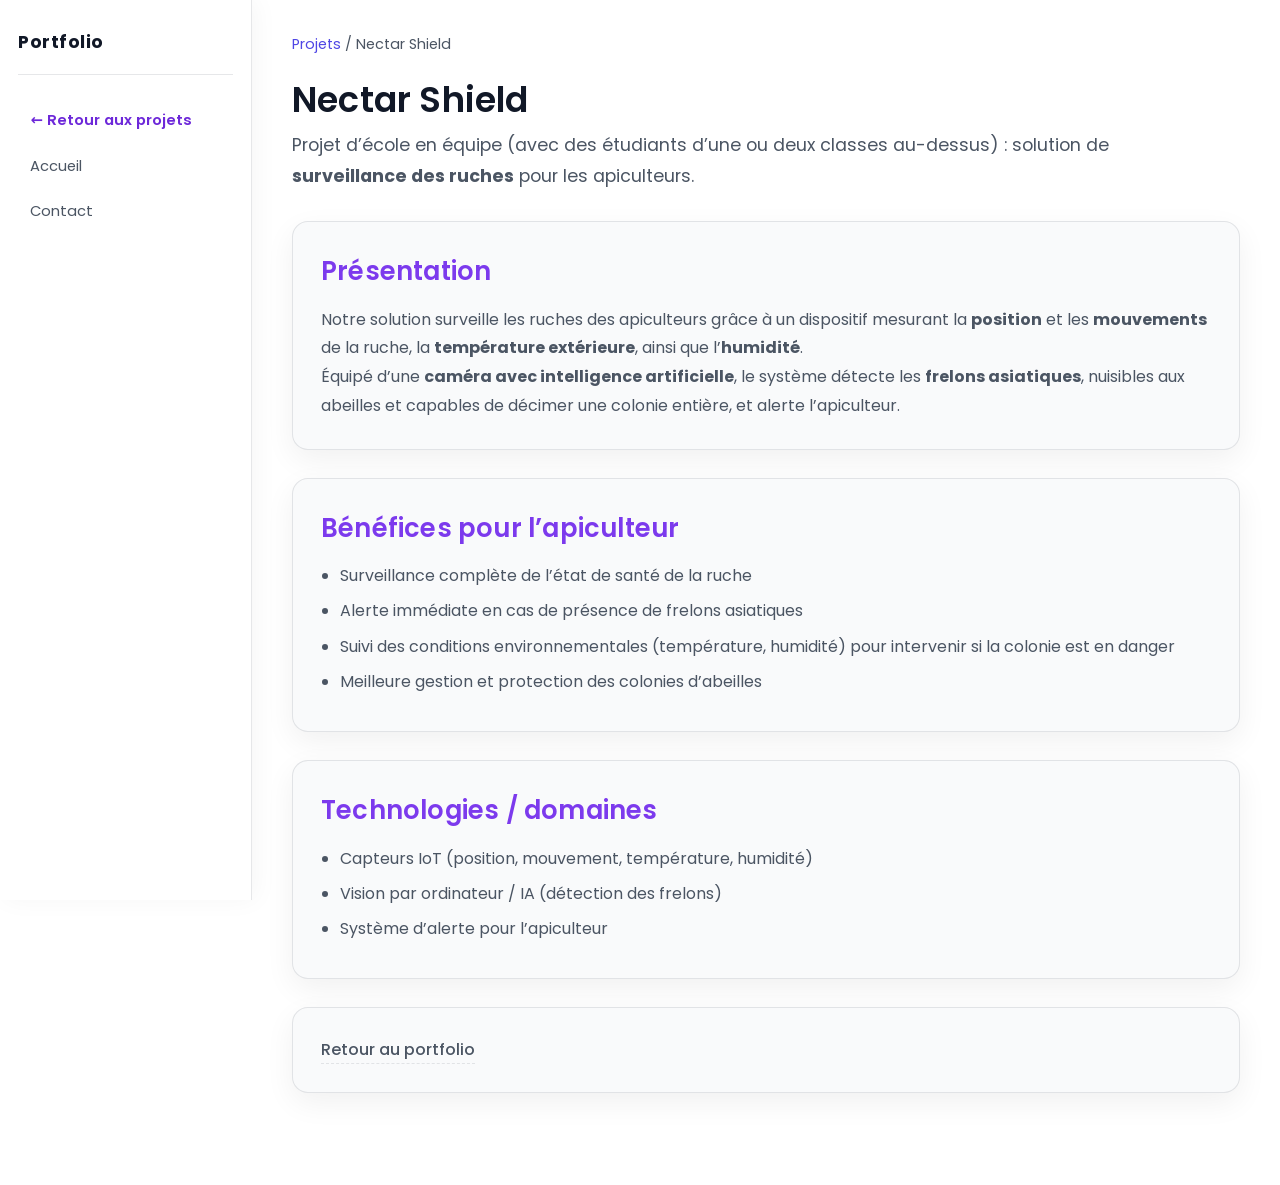
<file: projet-nectar-shield.html>
<!DOCTYPE html>
<html lang="fr">
<head>
    <meta charset="UTF-8">
    <meta name="viewport" content="width=device-width, initial-scale=1.0">
    <title>Nectar Shield — Projet | Régis Barrattier</title>
    <meta name="description" content="Nectar Shield — surveillance des ruches, capteurs IoT et IA pour apiculteurs.">
    <link rel="preconnect" href="https://fonts.googleapis.com">
    <link rel="preconnect" href="https://fonts.gstatic.com" crossorigin>
    <link href="https://fonts.googleapis.com/css2?family=Poppins:wght@300;400;500;600;700&display=swap" rel="stylesheet">
    <link rel="stylesheet" href="style.css">
</head>
<body>
    <button type="button" class="nav-toggle" aria-label="Ouvrir le menu" aria-expanded="false" aria-controls="sidebar-nav">
        <span class="nav-toggle-bar"></span>
        <span class="nav-toggle-bar"></span>
        <span class="nav-toggle-bar"></span>
    </button>
    <div class="sidebar-backdrop" hidden></div>
    <nav class="sidebar" id="sidebar-nav" aria-label="Navigation">
        <a href="index.html" class="logo logo-link">Portfolio</a>
        <ul class="nav-links">
            <li><a href="index.html#projects" class="nav-back">← Retour aux projets</a></li>
            <li><a href="index.html">Accueil</a></li>
            <li><a href="index.html#contact">Contact</a></li>
        </ul>
    </nav>
    <main>
        <article class="tab-content project-detail">
            <header class="project-detail-header">
                <p class="project-detail-breadcrumb"><a href="index.html#projects">Projets</a> / Nectar Shield</p>
                <h1>Nectar Shield</h1>
                <p class="project-detail-lead">Projet d’école en équipe (avec des étudiants d’une ou deux classes au-dessus) : solution de <strong>surveillance des ruches</strong> pour les apiculteurs.</p>
            </header>
            <section class="tab-pane project-detail-section">
                <h2>Présentation</h2>
                <p>Notre solution surveille les ruches des apiculteurs grâce à un dispositif mesurant la <strong>position</strong> et les <strong>mouvements</strong> de la ruche, la <strong>température extérieure</strong>, ainsi que l’<strong>humidité</strong>.</p>
                <p>Équipé d’une <strong>caméra avec intelligence artificielle</strong>, le système détecte les <strong>frelons asiatiques</strong>, nuisibles aux abeilles et capables de décimer une colonie entière, et alerte l’apiculteur.</p>
            </section>
            <section class="tab-pane project-detail-section">
                <h2>Bénéfices pour l’apiculteur</h2>
                <ul class="project-detail-list">
                    <li>Surveillance complète de l’état de santé de la ruche</li>
                    <li>Alerte immédiate en cas de présence de frelons asiatiques</li>
                    <li>Suivi des conditions environnementales (température, humidité) pour intervenir si la colonie est en danger</li>
                    <li>Meilleure gestion et protection des colonies d’abeilles</li>
                </ul>
            </section>
            <section class="tab-pane project-detail-section">
                <h2>Technologies / domaines</h2>
                <ul class="project-detail-list">
                    <li>Capteurs IoT (position, mouvement, température, humidité)</li>
                    <li>Vision par ordinateur / IA (détection des frelons)</li>
                    <li>Système d’alerte pour l’apiculteur</li>
                </ul>
            </section>
            <section class="tab-pane project-detail-section project-detail-actions">
                <a href="index.html#projects" class="project-detail-back-link">Retour au portfolio</a>
            </section>
        </article>
    </main>
    <script src="script.js" defer></script>
</body>
</html>
</file>
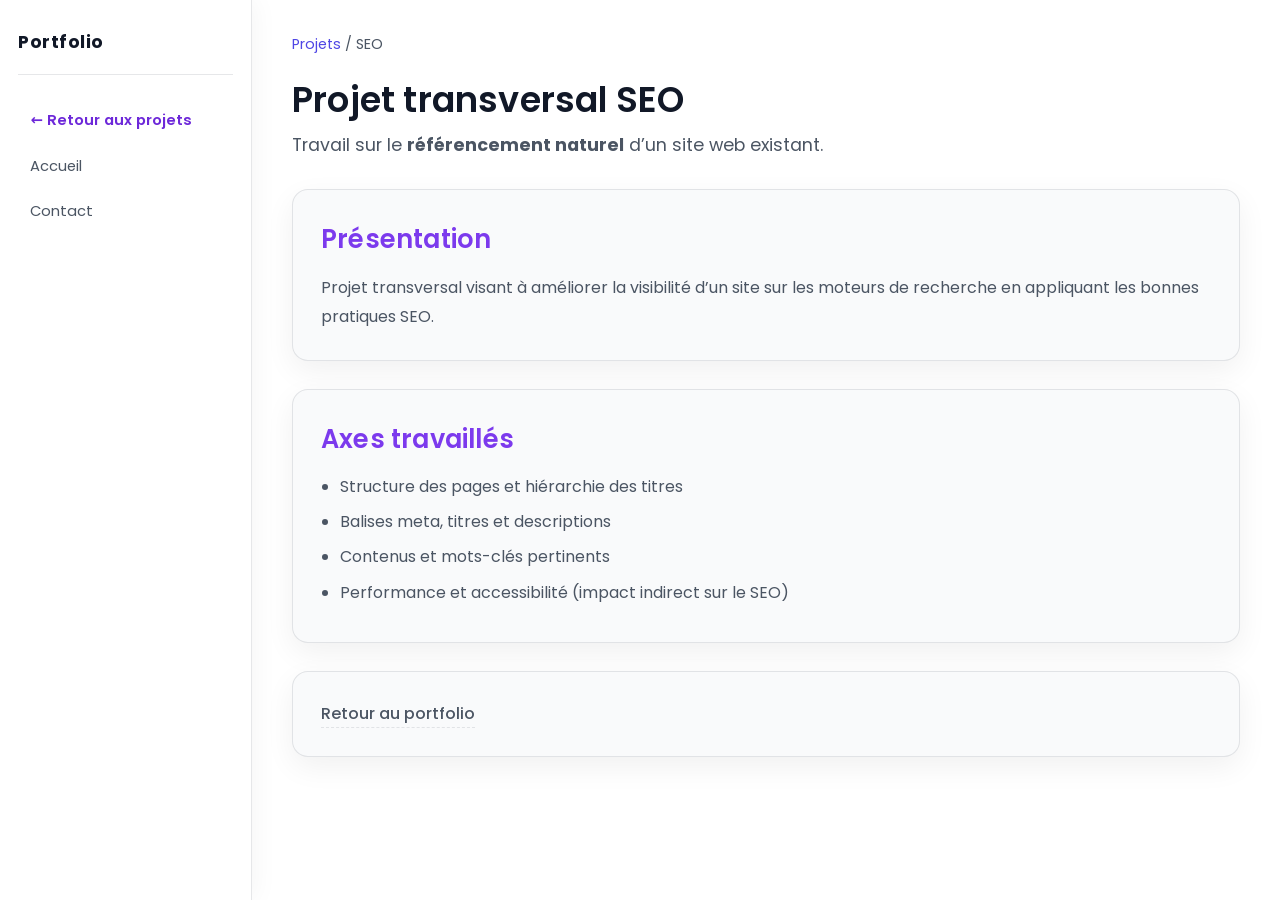
<file: projet-seo.html>
<!DOCTYPE html>
<html lang="fr">
<head>
    <meta charset="UTF-8">
    <meta name="viewport" content="width=device-width, initial-scale=1.0">
    <title>Projet SEO — Projet | Régis Barrattier</title>
    <meta name="description" content="Projet transversal SEO — référencement naturel et bonnes pratiques web.">
    <link rel="preconnect" href="https://fonts.googleapis.com">
    <link rel="preconnect" href="https://fonts.gstatic.com" crossorigin>
    <link href="https://fonts.googleapis.com/css2?family=Poppins:wght@300;400;500;600;700&display=swap" rel="stylesheet">
    <link rel="stylesheet" href="style.css">
</head>
<body>
    <button type="button" class="nav-toggle" aria-label="Ouvrir le menu" aria-expanded="false" aria-controls="sidebar-nav">
        <span class="nav-toggle-bar"></span>
        <span class="nav-toggle-bar"></span>
        <span class="nav-toggle-bar"></span>
    </button>
    <div class="sidebar-backdrop" hidden></div>
    <nav class="sidebar" id="sidebar-nav" aria-label="Navigation">
        <a href="index.html" class="logo logo-link">Portfolio</a>
        <ul class="nav-links">
            <li><a href="index.html#projects" class="nav-back">← Retour aux projets</a></li>
            <li><a href="index.html">Accueil</a></li>
            <li><a href="index.html#contact">Contact</a></li>
        </ul>
    </nav>
    <main>
        <article class="tab-content project-detail">
            <header class="project-detail-header">
                <p class="project-detail-breadcrumb"><a href="index.html#projects">Projets</a> / SEO</p>
                <h1>Projet transversal SEO</h1>
                <p class="project-detail-lead">Travail sur le <strong>référencement naturel</strong> d’un site web existant.</p>
            </header>
            <section class="tab-pane project-detail-section">
                <h2>Présentation</h2>
                <p>Projet transversal visant à améliorer la visibilité d’un site sur les moteurs de recherche en appliquant les bonnes pratiques SEO.</p>
            </section>
            <section class="tab-pane project-detail-section">
                <h2>Axes travaillés</h2>
                <ul class="project-detail-list">
                    <li>Structure des pages et hiérarchie des titres</li>
                    <li>Balises meta, titres et descriptions</li>
                    <li>Contenus et mots-clés pertinents</li>
                    <li>Performance et accessibilité (impact indirect sur le SEO)</li>
                </ul>
            </section>
            <section class="tab-pane project-detail-section project-detail-actions">
                <a href="index.html#projects" class="project-detail-back-link">Retour au portfolio</a>
            </section>
        </article>
    </main>
    <script src="script.js" defer></script>
</body>
</html>
</file>
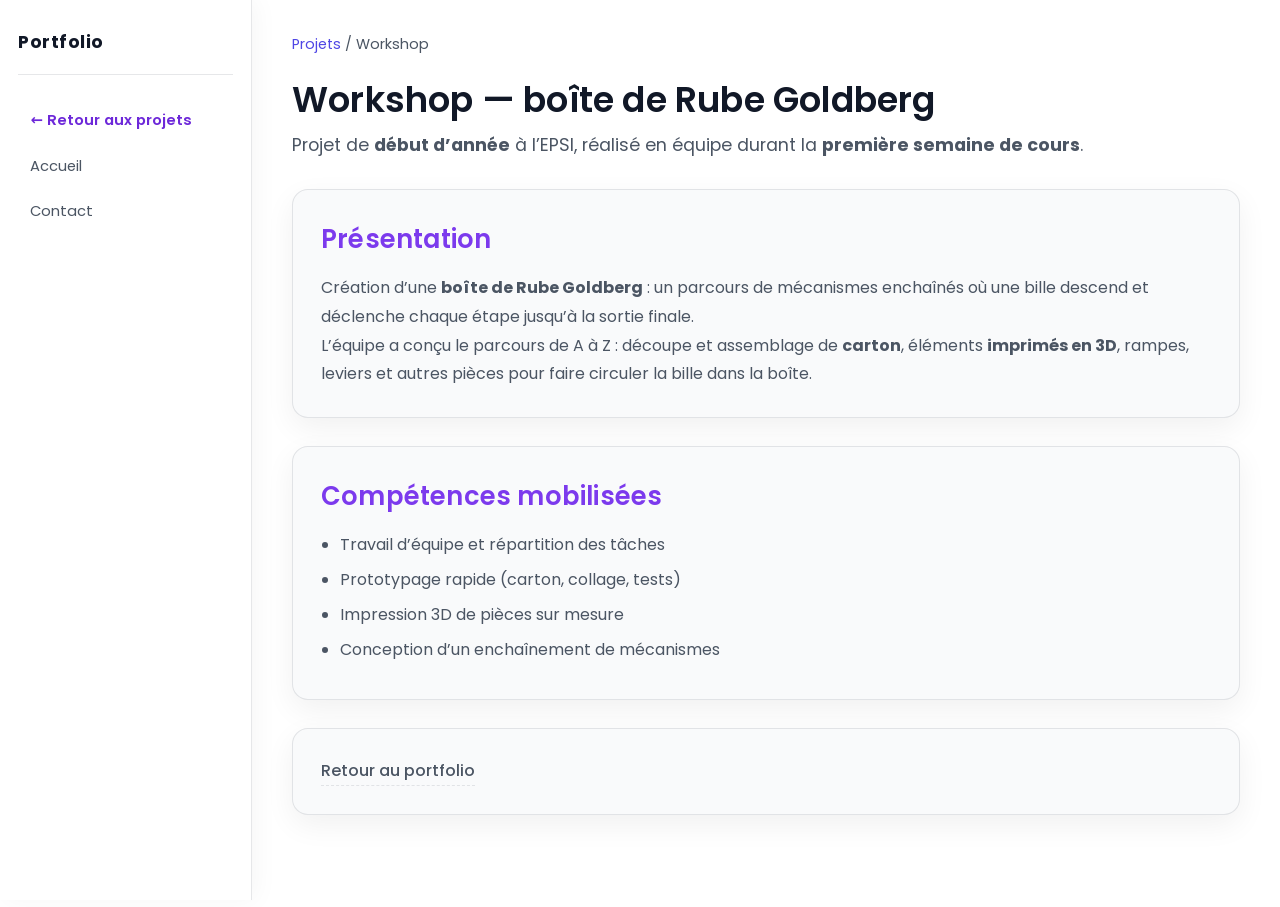
<file: projet-workshop.html>
<!DOCTYPE html>
<html lang="fr">
<head>
    <meta charset="UTF-8">
    <meta name="viewport" content="width=device-width, initial-scale=1.0">
    <title>Workshop — Rube Goldberg | Régis Barrattier</title>
    <meta name="description" content="Projet Workshop EPSI — boîte de Rube Goldberg, prototypage et travail d'équipe.">
    <link rel="preconnect" href="https://fonts.googleapis.com">
    <link rel="preconnect" href="https://fonts.gstatic.com" crossorigin>
    <link href="https://fonts.googleapis.com/css2?family=Poppins:wght@300;400;500;600;700&display=swap" rel="stylesheet">
    <link rel="stylesheet" href="style.css">
</head>
<body>
    <button type="button" class="nav-toggle" aria-label="Ouvrir le menu" aria-expanded="false" aria-controls="sidebar-nav">
        <span class="nav-toggle-bar"></span>
        <span class="nav-toggle-bar"></span>
        <span class="nav-toggle-bar"></span>
    </button>
    <div class="sidebar-backdrop" hidden></div>
    <nav class="sidebar" id="sidebar-nav" aria-label="Navigation">
        <a href="index.html" class="logo logo-link">Portfolio</a>
        <ul class="nav-links">
            <li><a href="index.html#projects" class="nav-back">← Retour aux projets</a></li>
            <li><a href="index.html">Accueil</a></li>
            <li><a href="index.html#contact">Contact</a></li>
        </ul>
    </nav>
    <main>
        <article class="tab-content project-detail">
            <header class="project-detail-header">
                <p class="project-detail-breadcrumb"><a href="index.html#projects">Projets</a> / Workshop</p>
                <h1>Workshop — boîte de Rube Goldberg</h1>
                <p class="project-detail-lead">Projet de <strong>début d’année</strong> à l’EPSI, réalisé en équipe durant la <strong>première semaine de cours</strong>.</p>
            </header>
            <section class="tab-pane project-detail-section">
                <h2>Présentation</h2>
                <p>Création d’une <strong>boîte de Rube Goldberg</strong> : un parcours de mécanismes enchaînés où une bille descend et déclenche chaque étape jusqu’à la sortie finale.</p>
                <p>L’équipe a conçu le parcours de A à Z : découpe et assemblage de <strong>carton</strong>, éléments <strong>imprimés en 3D</strong>, rampes, leviers et autres pièces pour faire circuler la bille dans la boîte.</p>
            </section>
            <section class="tab-pane project-detail-section">
                <h2>Compétences mobilisées</h2>
                <ul class="project-detail-list">
                    <li>Travail d’équipe et répartition des tâches</li>
                    <li>Prototypage rapide (carton, collage, tests)</li>
                    <li>Impression 3D de pièces sur mesure</li>
                    <li>Conception d’un enchaînement de mécanismes</li>
                </ul>
            </section>
            <section class="tab-pane project-detail-section project-detail-actions">
                <a href="index.html#projects" class="project-detail-back-link">Retour au portfolio</a>
            </section>
        </article>
    </main>
    <script src="script.js" defer></script>
</body>
</html>
</file>
<file: style.css>
/* Base — thème clair (fond blanc) */
:root {
    --bg-color: #ffffff;
    --text-color: #111827;
    --muted-text: #4b5563;
    --accent-color: #f3f4f6;
    --card-color: #f9fafb;
    --surface: #f9fafb;
    --surface-strong: #f3f4f6;
    --hover-color: #4f46e5;
    --primary-color: #7c3aed;
    --primary-strong: #6d28d9;
    --border-color: rgba(17, 24, 39, 0.1);
    --shadow-color: rgba(0, 0, 0, 0.06);
    --sidebar-width: 252px;
}

/* Réinitialisation de base */
* {
    margin: 0;
    padding: 0;
    box-sizing: border-box;
}

html {
    scroll-behavior: smooth;
    scroll-padding-top: 1.5rem;
}

body {
    background: var(--bg-color);
    color: var(--text-color);
    font-family: 'Poppins', system-ui, -apple-system, Segoe UI, Roboto, Helvetica, Arial, sans-serif;
    line-height: 1.7;
    min-height: 100vh;
}

/* Navigation latérale */
.nav-toggle {
    display: none;
    position: fixed;
    top: 1rem;
    left: 1rem;
    z-index: 1100;
    width: 2.75rem;
    height: 2.75rem;
    padding: 0.5rem;
    border: 1px solid var(--border-color);
    border-radius: 10px;
    background: rgba(255, 255, 255, 0.96);
    box-shadow: 0 4px 14px rgba(0, 0, 0, 0.08);
    cursor: pointer;
    flex-direction: column;
    justify-content: center;
    align-items: center;
    gap: 5px;
}

.nav-toggle-bar {
    display: block;
    width: 1.25rem;
    height: 2px;
    background: var(--text-color);
    border-radius: 2px;
    transition: transform 0.25s ease, opacity 0.25s ease;
}

.nav-toggle.is-open .nav-toggle-bar:nth-child(1) {
    transform: translateY(7px) rotate(45deg);
}

.nav-toggle.is-open .nav-toggle-bar:nth-child(2) {
    opacity: 0;
}

.nav-toggle.is-open .nav-toggle-bar:nth-child(3) {
    transform: translateY(-7px) rotate(-45deg);
}

.sidebar-backdrop {
    display: none;
    position: fixed;
    inset: 0;
    z-index: 999;
    background: rgba(17, 24, 39, 0.35);
    backdrop-filter: blur(2px);
}

.sidebar-backdrop.is-visible {
    display: block;
}

nav.sidebar {
    position: fixed;
    top: 0;
    left: 0;
    width: var(--sidebar-width);
    height: 100vh;
    padding: 1.75rem 1.15rem;
    display: flex;
    flex-direction: column;
    gap: 1.25rem;
    background: rgba(255, 255, 255, 0.97);
    color: var(--text-color);
    border-right: 1px solid var(--border-color);
    box-shadow: 4px 0 24px rgba(0, 0, 0, 0.04);
    z-index: 1000;
    overflow-y: auto;
    backdrop-filter: saturate(140%) blur(10px);
}

.logo {
    font-weight: 700;
    font-size: 1.1rem;
    letter-spacing: 0.5px;
    color: var(--text-color);
    padding-bottom: 1rem;
    margin-bottom: 0.25rem;
    border-bottom: 1px solid var(--border-color);
}

.nav-links {
    list-style: none;
    display: flex;
    flex-direction: column;
    gap: 0.2rem;
    padding: 0;
    margin: 0;
}

.nav-links li {
    display: block;
}

.nav-links a {
    display: block;
    color: var(--muted-text);
    text-decoration: none;
    font-size: 0.92rem;
    padding: 0.55rem 0.75rem;
    border-radius: 8px;
    transition: color 0.2s ease, background-color 0.2s ease;
}

.nav-links a:hover,
.nav-links a:focus-visible {
    color: var(--text-color);
    background-color: rgba(124, 58, 237, 0.1);
}

main {
    margin-left: var(--sidebar-width);
    min-width: 0;
}

/* Sections générales */
.tab-content {
    max-width: min(1400px, 94vw);
    margin: 0 auto;
    padding: 40px clamp(1rem, 4vw, 2.5rem) 64px;
}

.tab-pane {
    background: var(--surface);
    border: 1px solid var(--border-color);
    border-radius: 16px;
    padding: 28px;
    box-shadow: 0 10px 30px rgba(0, 0, 0, 0.06);
    margin-bottom: 48px;
}

/* Apparition au scroll (fade + léger mouvement) */
.scroll-reveal {
    opacity: 0;
    transform: translateY(1.25rem);
    transition:
        opacity 0.75s cubic-bezier(0.22, 1, 0.36, 1),
        transform 0.75s cubic-bezier(0.22, 1, 0.36, 1);
    transition-delay: var(--reveal-delay, 0ms);
}

.scroll-reveal.is-visible {
    opacity: 1;
    transform: translateY(0);
}

.scroll-reveal--hero {
    transform: translateY(0.75rem);
    transition-duration: 0.9s;
}

@media (prefers-reduced-motion: reduce) {
    .scroll-reveal {
        opacity: 1;
        transform: none;
        transition: none;
    }
}

/* Section d'accueil - Sans bloc */
#home {
    background: none;
    border: none;
    box-shadow: none;
    min-height: calc(100vh - 4rem);
    display: flex;
    flex-direction: column;
    justify-content: center;
    padding: 64px 0 80px;
    margin-bottom: 56px;
    text-align: left;
}

.home-profile {
    display: flex;
    align-items: flex-start;
    gap: 2rem;
    flex-wrap: wrap;
}

.home-photo {
    display: block;
    flex-shrink: 0;
    width: 200px;
    height: 200px;
    object-fit: cover;
    object-position: 54% 32%;
    border-radius: 50%;
    border: 1px solid var(--border-color);
    box-shadow: 0 6px 20px var(--shadow-color);
}

.home-profile-text {
    flex: 1;
    min-width: min(100%, 280px);
}

#home h1 {
    font-size: 2.5rem;
    font-weight: 600;
    margin-bottom: 1rem;
    color: var(--text-color);
}

#home p {
    font-size: 1.1rem;
    line-height: 1.6;
    color: var(--muted-text);
    max-width: 52rem;
}

#home .home-lead {
    max-width: min(52rem, 100%);
    margin-bottom: 1.25rem;
}

.home-meta {
    list-style: none;
    margin: 0 0 1.25rem;
    padding: 0;
    color: var(--muted-text);
    font-size: 0.98rem;
}

.home-meta li {
    margin-bottom: 0.35rem;
}

.home-meta-label {
    display: inline-block;
    min-width: 5.5rem;
    color: var(--text-color);
    font-weight: 500;
}

.home-documents-intro {
    font-size: 0.95rem;
    color: var(--muted-text);
    margin-bottom: 0.5rem;
    max-width: min(52rem, 100%);
}

.home-links {
    list-style: none;
    margin: 0;
    padding: 0;
    display: flex;
    flex-wrap: wrap;
    gap: 0.75rem 1.25rem;
}

.home-links a {
    color: var(--hover-color);
    text-decoration: none;
    font-weight: 500;
    border-bottom: 1px solid rgba(79, 70, 229, 0.35);
    transition: color 0.2s ease, border-color 0.2s ease;
}

.home-links a:hover {
    color: var(--primary-strong);
    border-color: rgba(109, 40, 217, 0.45);
}

.hint-inline {
    font-size: 0.85rem;
    color: var(--muted-text);
    font-weight: 400;
}

.bts-objectifs {
    margin: 1.5rem 0 1.75rem;
    padding: 1.25rem 1.35rem;
    border-radius: 14px;
    border: 1px solid var(--border-color);
    background: var(--surface-strong);
}

.bts-objectifs h3 {
    margin-bottom: 0.75rem;
}

.bts-objectifs p {
    margin-bottom: 0.85rem;
}

.bts-objectifs p:last-child {
    margin-bottom: 0;
}

h1, h2, h3 {
    color: var(--text-color);
    font-weight: 600;
    letter-spacing: 0.2px;
}

h1 { font-size: 2.2rem; }
h2 { font-size: 1.6rem; color: var(--primary-color); }
h3 { font-size: 1.25rem; color: var(--primary-strong); }

p {
    font-size: 1rem;
    line-height: 1.8;
    color: var(--muted-text);
}

.contact-info a {
    color: var(--hover-color);
    text-decoration: none;
    border-bottom: 1px dashed rgba(17, 24, 39, 0.25);
}

.contact-info a:hover {
    color: var(--hover-color);
    border-color: var(--hover-color);
}

/* Section Projets */
.projects {
    display: grid;
    grid-template-columns: repeat(auto-fit, minmax(260px, 1fr));
    gap: 24px;
    margin-top: 20px;
}

.project {
    background: var(--surface-strong);
    color: var(--text-color);
    padding: 20px;
    border-radius: 14px;
    box-shadow: 0 6px 14px rgba(0, 0, 0, 0.07);
    border: 1px solid var(--border-color);
    transition: transform 0.25s ease, box-shadow 0.25s ease, border-color 0.25s ease;
    text-align: left;
}

.project:hover {
    transform: translateY(-6px);
    box-shadow: 0 16px 32px rgba(0, 0, 0, 0.1);
    border-color: rgba(139, 92, 246, 0.35);
}

.project img {
    width: 100%;
    height: 180px;
    object-fit: cover;
    border-radius: 10px;
    margin-bottom: 15px;
}

.project-thumb {
    width: 100%;
    height: 180px;
    border-radius: 10px;
    margin-bottom: 15px;
    display: flex;
    align-items: center;
    justify-content: center;
    font-weight: 600;
    font-size: 1.05rem;
    letter-spacing: 0.02em;
    color: var(--primary-strong);
    background: linear-gradient(135deg, rgba(139, 92, 246, 0.12), rgba(122, 162, 255, 0.08));
    border: 1px solid var(--border-color);
}

.project-tech {
    margin: 0 0 10px !important;
    display: flex;
    flex-wrap: wrap;
    gap: 6px;
    justify-content: flex-start;
}

.tech-tag {
    font-size: 0.72rem;
    font-weight: 600;
    text-transform: uppercase;
    letter-spacing: 0.04em;
    padding: 4px 10px;
    border-radius: 999px;
    background: rgba(139, 92, 246, 0.12);
    color: #5b21b6;
    border: 1px solid rgba(139, 92, 246, 0.28);
}

.project-repo {
    display: inline-block;
    margin-top: 12px;
    font-size: 0.9rem;
    font-weight: 500;
    color: var(--hover-color);
    text-decoration: none;
    border-bottom: 1px dashed rgba(122, 162, 255, 0.4);
}

.project-repo:hover {
    color: var(--primary-strong);
    border-color: rgba(17, 24, 39, 0.25);
}

a.project-card-link {
    text-decoration: none;
    color: inherit;
    display: block;
}

a.project-card-link:hover {
    transform: translateY(-6px);
    box-shadow: 0 16px 32px rgba(0, 0, 0, 0.1);
    border-color: rgba(139, 92, 246, 0.35);
}

a.project-card-link .project-repo {
    display: inline-block;
    margin-top: 12px;
    font-size: 0.9rem;
    font-weight: 500;
    color: var(--hover-color);
    border-bottom: 1px dashed rgba(79, 70, 229, 0.35);
}

.logo-link {
    text-decoration: none;
    color: inherit;
    display: block;
}

.logo-link:hover {
    color: var(--primary-color);
}

.nav-back {
    font-weight: 600;
    color: var(--primary-strong) !important;
}

/* Page détail projet */
.project-detail {
    padding-top: 32px;
}

.project-detail-header {
    margin-bottom: 28px;
}

.project-detail-breadcrumb {
    font-size: 0.9rem;
    margin-bottom: 0.75rem !important;
}

.project-detail-breadcrumb a {
    color: var(--hover-color);
    text-decoration: none;
}

.project-detail-breadcrumb a:hover {
    text-decoration: underline;
}

.project-detail-lead {
    font-size: 1.1rem;
    max-width: 52rem;
    color: var(--muted-text);
}

.project-detail-section {
    margin-bottom: 28px;
}

.project-detail-section h2 {
    margin-bottom: 0.75rem;
}

.project-detail-section code {
    font-size: 0.88em;
    padding: 0.12em 0.4em;
    border-radius: 5px;
    background: rgba(139, 92, 246, 0.1);
    border: 1px solid var(--border-color);
    color: #5b21b6;
}

.project-detail-list {
    margin: 0;
    padding-left: 1.2rem;
    color: var(--muted-text);
}

.project-detail-list li {
    margin-bottom: 8px;
}

.project-detail-tech-grid {
    display: grid;
    grid-template-columns: repeat(auto-fit, minmax(140px, 1fr));
    gap: 16px;
    margin-top: 12px;
}

.project-detail-tech {
    display: flex;
    flex-direction: column;
    align-items: center;
    gap: 8px;
    padding: 18px 12px;
    background: var(--surface-strong);
    border: 1px solid var(--border-color);
    border-radius: 12px;
    text-align: center;
    font-size: 0.9rem;
    font-weight: 500;
}

.project-detail-tech i {
    font-size: 2.5rem;
}

.project-detail-tech-label {
    font-weight: 600;
    color: var(--primary-color);
}

.project-detail-actions {
    display: flex;
    flex-wrap: wrap;
    gap: 14px;
    align-items: center;
}

.project-detail-back-link {
    color: var(--muted-text);
    text-decoration: none;
    font-weight: 500;
    border-bottom: 1px dashed var(--border-color);
}

.project-detail-back-link:hover {
    color: var(--text-color);
}

.project h3 {
    font-size: 1.25rem;
    margin-bottom: 8px;
    color: var(--text-color);
}

.project p {
    color: var(--muted-text);
}

/* Section Projets BTS */
.bts-projects-grid {
    display: grid;
    grid-template-columns: repeat(auto-fit, minmax(260px, 1fr));
    gap: 24px;
    margin-top: 20px;
}

.bts-project {
    background: var(--surface-strong);
    color: var(--text-color);
    padding: 20px;
    border-radius: 14px;
    box-shadow: 0 6px 14px rgba(0, 0, 0, 0.07);
    border: 1px solid var(--border-color);
    transition: transform 0.25s ease, box-shadow 0.25s ease, border-color 0.25s ease;
}

.bts-project:hover {
    transform: translateY(-6px);
    box-shadow: 0 16px 32px rgba(0, 0, 0, 0.1);
    border-color: rgba(139, 92, 246, 0.35);
}

.bts-project h3 {
    font-size: 1.3rem;
    margin-bottom: 8px;
    color: var(--primary-color);
}

.bts-project p {
    color: var(--muted-text);
    margin-bottom: 12px;
}

.bts-repo-intro {
    margin-bottom: 1.25rem !important;
}

.bts-repo-intro a {
    color: var(--hover-color);
    font-weight: 500;
}

.bts-features {
    margin: 0 0 14px;
    padding-left: 1.1rem;
    color: var(--muted-text);
    font-size: 0.95rem;
}

.bts-features li {
    margin-bottom: 6px;
}

.bts-project .project-tech {
    justify-content: flex-start;
    margin-bottom: 12px !important;
}

.bts-project code {
    font-size: 0.88em;
    padding: 0.12em 0.4em;
    border-radius: 5px;
    background: rgba(139, 92, 246, 0.1);
    border: 1px solid var(--border-color);
    color: #5b21b6;
}

.stage-link--muted {
    opacity: 0.92;
}

/* Section Compétences */
.competences-grid {
    display: grid;
    grid-template-columns: repeat(auto-fit, minmax(240px, 1fr));
    gap: 22px;
    margin-top: 20px;
}

.competence-item {
    background: var(--surface-strong);
    color: var(--text-color);
    padding: 25px;
    border-radius: 14px;
    border: 1px solid var(--border-color);
    box-shadow: 0 6px 14px rgba(0, 0, 0, 0.07);
    text-align: left;
    transition: transform 0.25s ease, box-shadow 0.25s ease, border-color 0.25s ease;
}

.competence-item:hover {
    transform: translateY(-6px);
    box-shadow: 0 16px 32px rgba(0, 0, 0, 0.1);
    border-color: rgba(139, 92, 246, 0.35);
}

.competence-icon {
    margin-bottom: 15px;
    display: flex;
    align-items: center;
    min-height: 3rem;
}

.competence-icon i {
    font-size: 3rem;
    line-height: 1;
}

.stage-intro {
    margin-bottom: 1.25rem !important;
}

.stage-blocks .formation-block {
    text-align: left;
}

.stage-blocks .veille-link {
    display: inline-block;
    margin-top: 14px;
    margin-right: 12px;
}

.competence-item h3 {
    font-size: 1.3rem;
    margin-bottom: 10px;
    color: var(--primary-color);
}

.competence-item p {
    font-size: 0.95rem;
    line-height: 1.6;
    color: var(--muted-text);
}

.synthese-bloc {
    margin-top: 2.25rem;
    padding-top: 1.5rem;
    border-top: 1px solid var(--border-color);
}

.synthese-bloc h3 {
    margin-bottom: 0.65rem;
}

.synthese-intro {
    font-size: 0.95rem;
    margin-bottom: 1.1rem !important;
}

.synthese-file-note {
    font-size: 0.95rem;
    margin-bottom: 1rem !important;
}

.synthese-bloc code {
    font-size: 0.88em;
    padding: 0.15em 0.45em;
    border-radius: 6px;
    background: rgba(139, 92, 246, 0.1);
    border: 1px solid var(--border-color);
    color: #5b21b6;
}

.table-wrap {
    overflow-x: auto;
    border-radius: 12px;
    border: 1px solid var(--border-color);
    background: var(--surface-strong);
}

.synthese-table {
    width: 100%;
    border-collapse: collapse;
    font-size: 0.92rem;
    min-width: 520px;
}

.synthese-table th,
.synthese-table td {
    padding: 12px 14px;
    text-align: left;
    vertical-align: top;
    border-bottom: 1px solid var(--border-color);
}

.synthese-table th {
    background: rgba(139, 92, 246, 0.12);
    color: var(--text-color);
    font-weight: 600;
}

.synthese-table tbody tr:last-child td {
    border-bottom: none;
}

.synthese-table td {
    color: var(--muted-text);
}

.synthese-table td:first-child {
    color: var(--text-color);
    font-weight: 500;
    width: 38%;
}

.contact-lead {
    margin-bottom: 1rem !important;
}

/* Section Veille */
.veille-explanation {
    margin-bottom: 30px;
}

.veille-explanation h3 {
    font-size: 1.4rem;
    margin-bottom: 15px;
    color: var(--primary-color);
}

.veille-explanation p {
    margin-bottom: 20px;
    line-height: 1.7;
}

.veilles-list h3 {
    font-size: 1.4rem;
    margin-bottom: 20px;
    color: var(--primary-color);
}

.veille-item {
    background: var(--surface-strong);
    color: var(--text-color);
    padding: 25px;
    border-radius: 14px;
    border: 1px solid var(--border-color);
    box-shadow: 0 6px 14px rgba(0, 0, 0, 0.07);
    margin-bottom: 20px;
    transition: transform 0.25s ease, box-shadow 0.25s ease, border-color 0.25s ease;
}

.veille-item:hover {
    transform: translateY(-6px);
    box-shadow: 0 16px 32px rgba(0, 0, 0, 0.1);
    border-color: rgba(139, 92, 246, 0.35);
}

.veille-item h4 {
    font-size: 1.3rem;
    margin-bottom: 10px;
    color: var(--text-color);
}

.veille-item p {
    margin-bottom: 15px;
    color: var(--muted-text);
}

.veille-link, .stage-link {
    display: inline-block;
    background: linear-gradient(135deg, var(--primary-color), var(--primary-strong));
    color: white;
    text-decoration: none;
    padding: 10px 20px;
    border-radius: 8px;
    font-weight: 500;
    transition: transform 0.2s ease, box-shadow 0.2s ease;
}

.veille-link:hover, .stage-link:hover {
    transform: translateY(-2px);
    box-shadow: 0 8px 20px rgba(139, 92, 246, 0.4);
}

/* Section Formation */
.formation-blocks {
    display: grid;
    grid-template-columns: repeat(auto-fit, minmax(240px, 1fr));
    gap: 22px;
    margin-top: 20px;
}

.formation-block {
    background: var(--surface-strong);
    color: var(--text-color);
    padding: 20px;
    border-radius: 14px;
    border: 1px solid var(--border-color);
    box-shadow: 0 6px 14px rgba(0, 0, 0, 0.07);
    text-align: left;
    transition: transform 0.25s ease, box-shadow 0.25s ease, border-color 0.25s ease;
}

.formation-block:hover {
    transform: translateY(-6px);
    box-shadow: 0 16px 32px rgba(0, 0, 0, 0.1);
    border-color: rgba(139, 92, 246, 0.35);
}

.formation-block h3 {
    font-size: 1.5rem;
    margin-bottom: 10px;
    color: var(--primary-color);
}

.formation-block p {
    font-size: 1rem;
    line-height: 1.5;
}

/* Section À propos */
#about {
    max-width: 100%;
}

/* Présentation BTS */
.bts-presentation {
    margin-top: 20px;
}

.bts-presentation h3 {
    font-size: 1.8rem;
    margin-bottom: 20px;
    text-align: left;
    color: var(--primary-color);
}

.specialites {
    display: grid;
    grid-template-columns: repeat(auto-fit, minmax(min(100%, 340px), 1fr));
    gap: 22px;
    margin-top: 20px;
}

.specialite {
    background: var(--surface-strong);
    color: var(--text-color);
    padding: 20px;
    border-radius: 14px;
    border: 1px solid var(--border-color);
    box-shadow: 0 6px 14px rgba(0, 0, 0, 0.07);
    text-align: left;
    transition: transform 0.25s ease, box-shadow 0.25s ease, border-color 0.25s ease;
}

.specialite h4 {
    font-size: 1.25rem;
    color: var(--text-color);
    margin-bottom: 10px;
}

.specialite p {
    font-size: 0.98rem;
    margin-bottom: 10px;
    line-height: 1.7;
    text-align: justify;
    color: var(--muted-text);
}

.specialite ul {
    list-style: none;
    padding: 0;
    margin: 0;
    text-align: left;
}

.specialite ul li {
    margin-bottom: 5px;
    position: relative;
    padding-left: 20px;
}

.specialite ul li::before {
    content: "›";
    position: absolute;
    left: 0;
    color: var(--primary-color);
}

/* Effets de survol */
.project:hover, .formation-block:hover, .specialite:hover {
    transform: translateY(-6px);
    box-shadow: 0 16px 32px rgba(0, 0, 0, 0.1);
}

/* Responsive */
@media (max-width: 900px) {
    .nav-toggle {
        display: flex;
    }

    nav.sidebar {
        transform: translateX(-100%);
        transition: transform 0.28s ease;
        width: min(280px, 86vw);
    }

    nav.sidebar.is-open {
        transform: translateX(0);
    }

    main {
        margin-left: 0;
    }

    .tab-content { padding: 4.5rem 16px 48px; }
}

@media (max-width: 768px) {
    .tab-content { padding: 4.5rem 16px 48px; }
    .tab-pane { padding: 20px; margin-bottom: 40px; }
    h1 { font-size: 1.8rem; }
    h2 { font-size: 1.35rem; }
    h3 { font-size: 1.1rem; }
    
    /* Section d'accueil responsive */
    #home {
        min-height: calc(100vh - 5rem);
        padding: 48px 0 64px;
        margin-bottom: 40px;
    }
    
    .home-profile {
        flex-direction: column;
        align-items: center;
        text-align: center;
    }

    .home-profile-text {
        width: 100%;
    }

    .home-photo {
        width: 160px;
        height: 160px;
    }

    #home h1 {
        font-size: 2rem;
        margin-bottom: 0.8rem;
    }
    
    #home p {
        font-size: 1rem;
        line-height: 1.5;
    }
    
    /* Section Compétences responsive */
    .competences-grid {
        grid-template-columns: repeat(auto-fit, minmax(250px, 1fr));
        gap: 15px;
    }

    .synthese-table {
        font-size: 0.85rem;
        min-width: 480px;
    }

    .synthese-table th,
    .synthese-table td {
        padding: 10px 12px;
    }

    /* Section Projets BTS responsive */
    .bts-projects-grid {
        grid-template-columns: repeat(auto-fit, minmax(260px, 1fr));
        gap: 16px;
    }
    
    .competence-item {
        padding: 20px;
    }
    
    .competence-icon {
        font-size: 2rem;
        margin-bottom: 10px;
    }
    
    .competence-item h3 {
        font-size: 1.2rem;
    }
    
    .competence-item p {
        font-size: 0.9rem;
    }
    
    /* Section Veille responsive */
    .veille-explanation h3 {
        font-size: 1.2rem;
    }
    
    .veilles-list h3 {
        font-size: 1.2rem;
    }
    
    .veille-item {
        padding: 20px;
    }
    
    .veille-item h4 {
        font-size: 1.2rem;
    }
    
    .veille-link, .stage-link {
        padding: 8px 16px;
        font-size: 0.9rem;
    }
}

@media (max-width: 480px) {
    #home h1 {
        font-size: 1.8rem;
    }
    
    #home p {
        font-size: 0.95rem;
    }
    
    /* Section Compétences mobile */
    .competences-grid {
        grid-template-columns: 1fr;
        gap: 15px;
    }

    /* Section Projets BTS mobile */
    .bts-projects-grid {
        grid-template-columns: 1fr;
        gap: 14px;
    }
    
    .competence-item {
        padding: 15px;
    }
    
    .competence-icon {
        font-size: 1.8rem;
    }
    
    .competence-item h3 {
        font-size: 1.1rem;
    }
    
    .competence-item p {
        font-size: 0.85rem;
    }
    
    /* Section Veille mobile */
    .veille-explanation h3 {
        font-size: 1.1rem;
    }
    
    .veilles-list h3 {
        font-size: 1.1rem;
    }
    
    .veille-item {
        padding: 15px;
    }
    
    .veille-item h4 {
        font-size: 1.1rem;
    }
    
    .veille-link, .stage-link {
        padding: 6px 12px;
        font-size: 0.85rem;
    }
}
</file>
